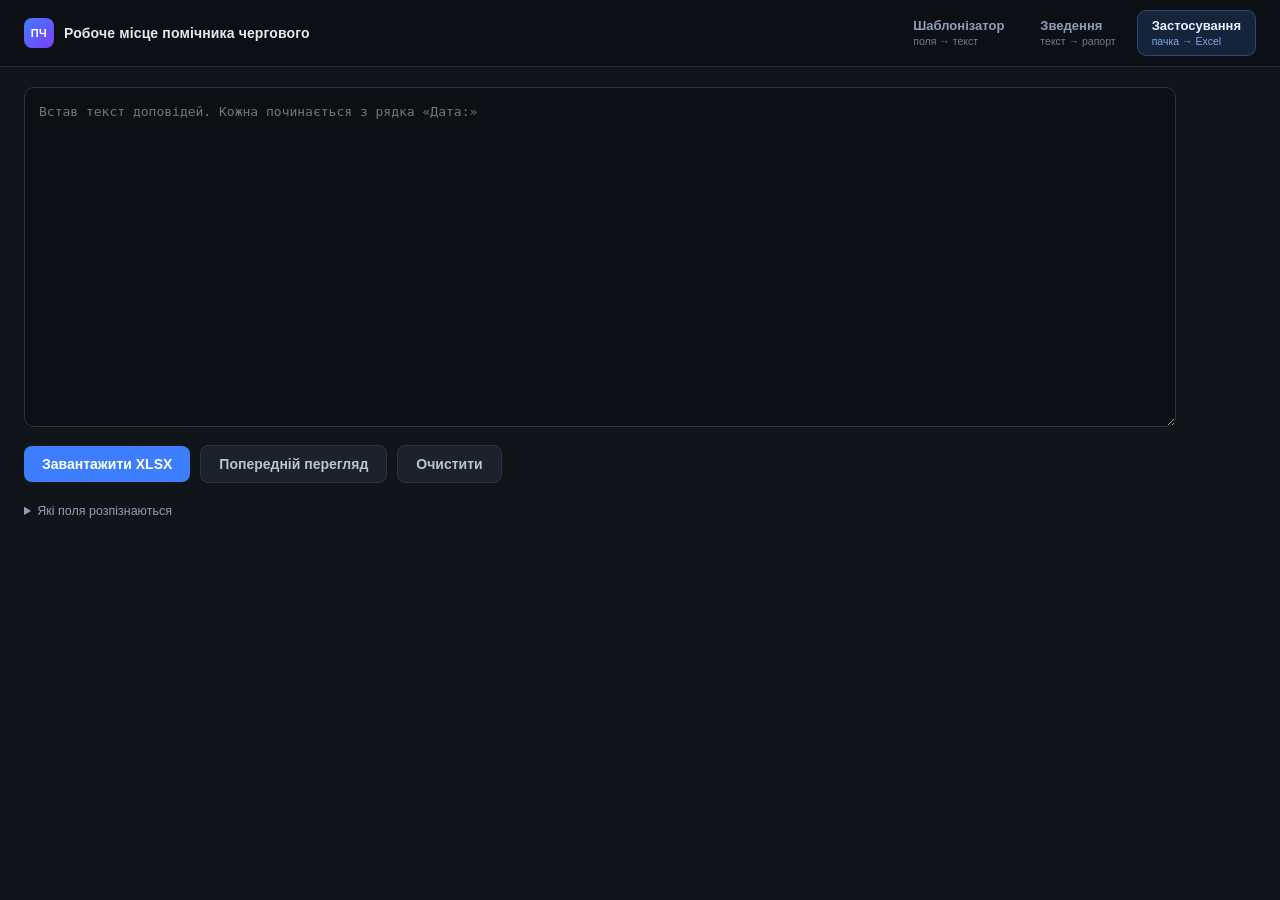
<file: index.html>
<!doctype html>
<html lang="uk">
<head>
<meta charset="utf-8">
<meta name="viewport" content="width=device-width, initial-scale=1">
<title>Застосування → Excel</title>
<link rel="stylesheet" href="style.css">
<link rel="stylesheet" href="shell.css">
</head>
<body>
<main>
  <label class="sr-only" for="t">Текст доповідей</label>
  <textarea id="t" spellcheck="false"
    placeholder="Встав текст доповідей. Кожна починається з рядка «Дата:»"></textarea>

  <div class="row">
    <button type="button" id="go">Завантажити XLSX</button>
    <button type="button" class="ghost" id="prev">Попередній перегляд</button>
    <button type="button" class="ghost" id="clr">Очистити</button>
    <span class="status" id="s" role="status"></span>
  </div>

  <details class="hint">
    <summary>Які поля розпізнаються</summary>
    <p>
      Нова доповідь починається з рядка, що містить ключ <code>Дата</code>.
      Далі — рядки виду <code>Ключ: значення</code> у будь-якому порядку.
    </p>
    <p>
      Поля: <code>Дата</code>, <code>Час</code>, <code>№ цілі</code>,
      <code>Результат</code>, <code>Н.П.</code>, <code>Обл.</code>,
      <code>Підрозділ</code>, <code>Позивний</code>, <code>Зброя</code>,
      <code>Висота</code>, <code>Опис</code>, <code>Коментар</code>.
    </p>
    <p>
      Рядки обліку боєприпасів:
      <code>Набій &lt;калібр&gt; мм (&lt;платформа&gt;) - &lt;кількість&gt;</code>
    </p>
    <p class="note">
      Обробка відбувається повністю у твоєму браузері. Дані нікуди не надсилаються.
    </p>
  </details>

  <div id="out"></div>
</main>

<script src="app.js"></script>
<script src="shell.js"></script>
<script>initShell({ active: 'excel' });</script>
</body>
</html>
</file>
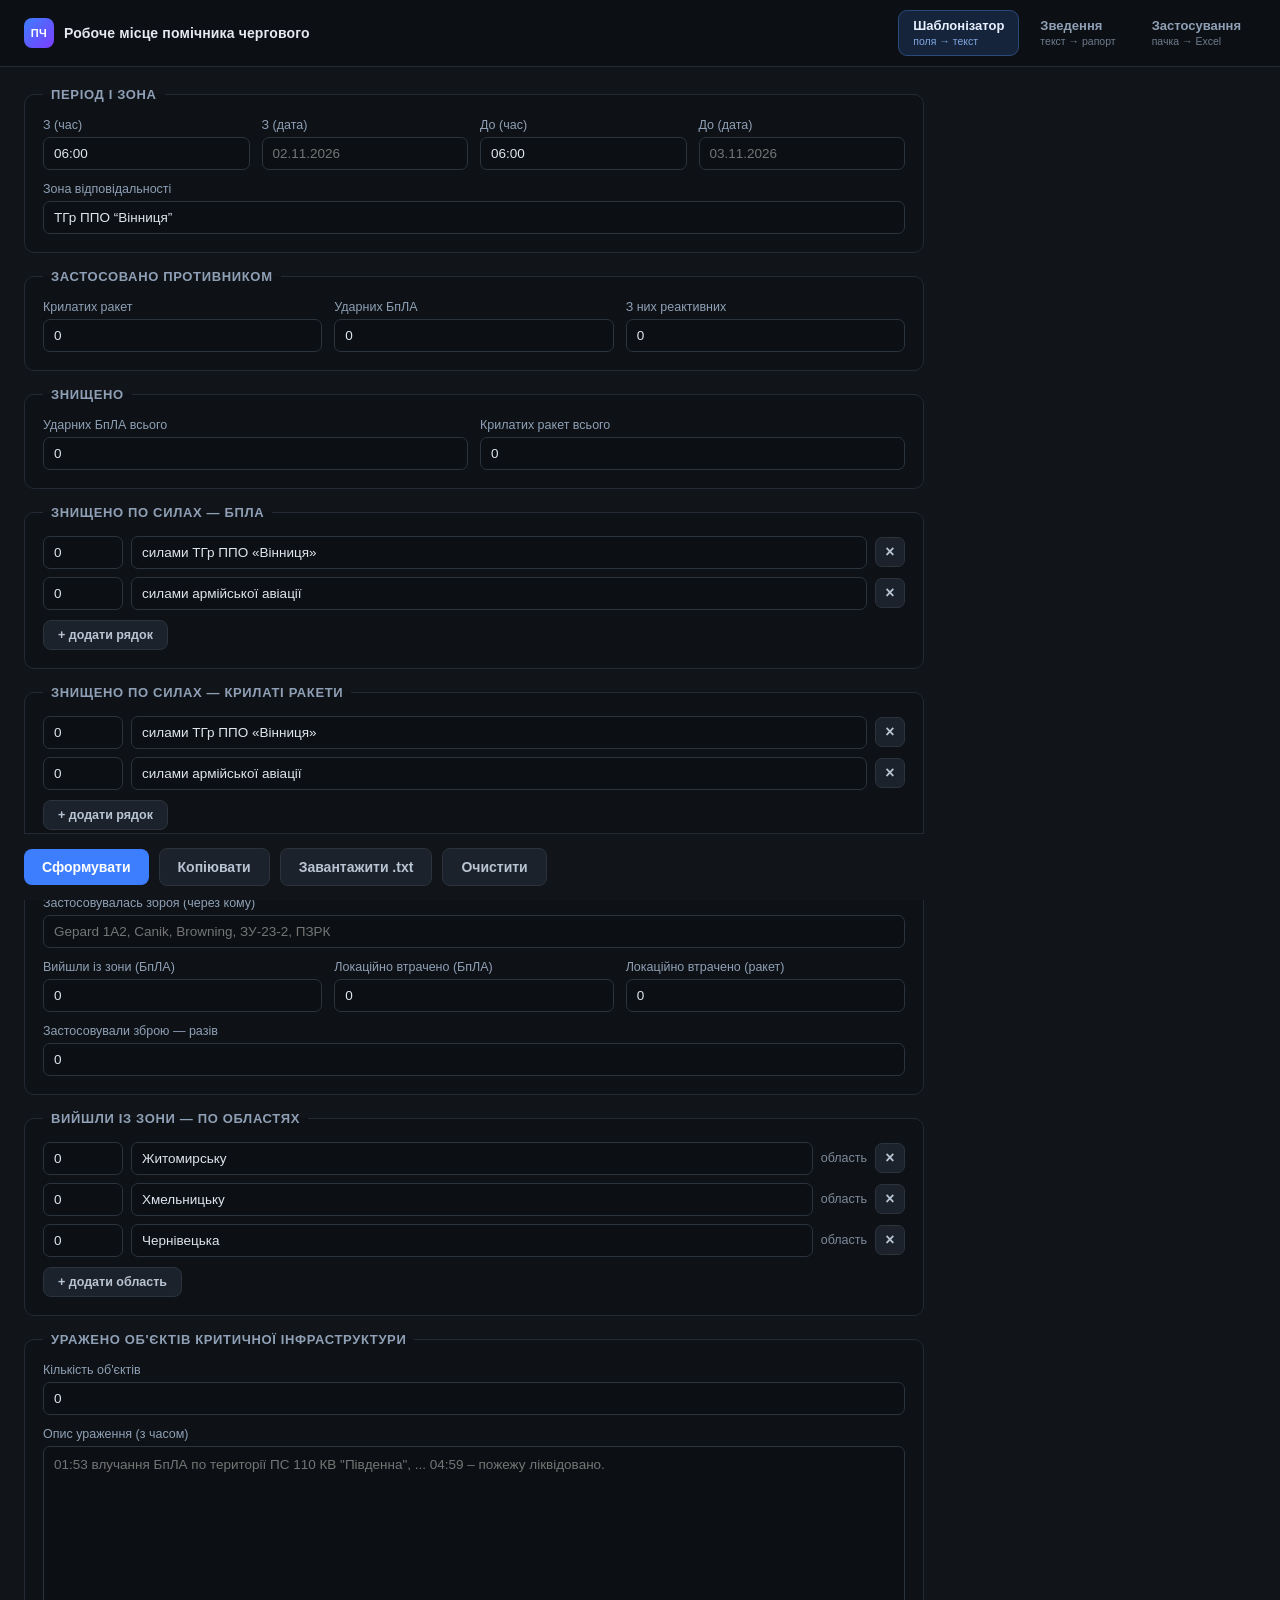
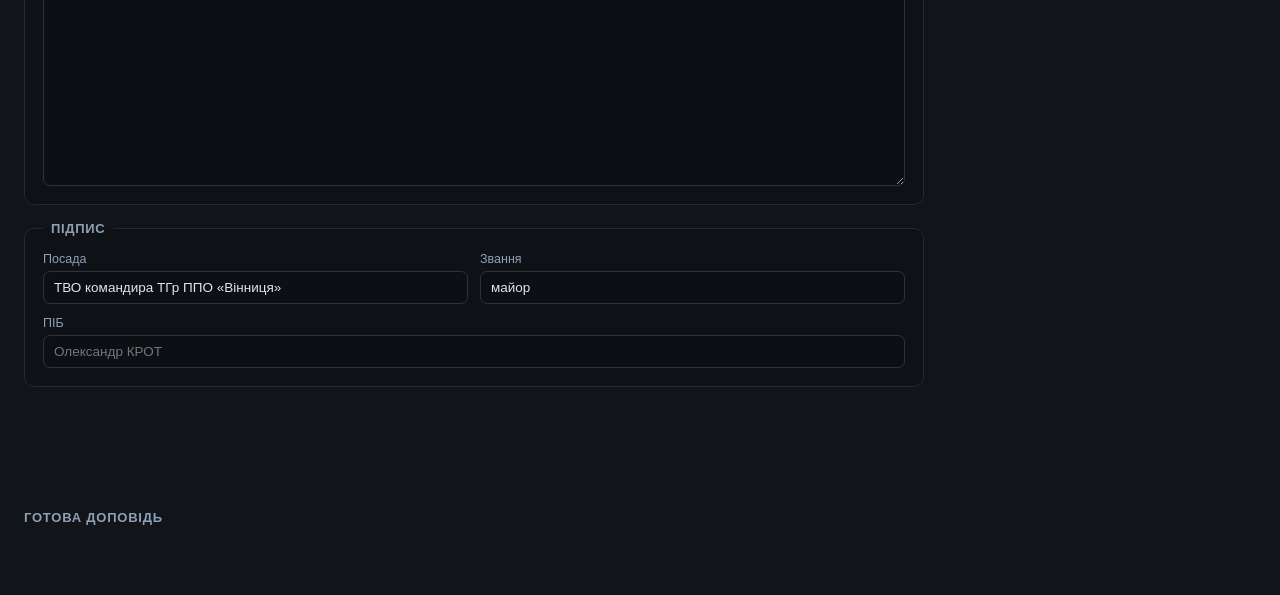
<file: form.html>
<!doctype html>
<html lang="uk">
<head>
<meta charset="utf-8">
<meta name="viewport" content="width=device-width, initial-scale=1">
<title>Шаблонізатор доповіді</title>
<link rel="stylesheet" href="style.css">
<link rel="stylesheet" href="shell.css">
<link rel="stylesheet" href="summary.css">
<link rel="stylesheet" href="form.css">
</head>
<body>
<main>
  <form id="f" class="form" autocomplete="off">

    <fieldset>
      <legend>Період і зона</legend>
      <div class="grid-4">
        <label>З (час)<input name="from_time" placeholder="06:00" value="06:00" required></label>
        <label>З (дата)<input name="from_date" placeholder="02.11.2026" required></label>
        <label>До (час)<input name="to_time" placeholder="06:00" value="06:00" required></label>
        <label>До (дата)<input name="to_date" placeholder="03.11.2026" required></label>
      </div>
      <label class="mt">Зона відповідальності
        <input name="zone" placeholder="ТГр ППО “Вінниця”" value="ТГр ППО “Вінниця”" required>
      </label>
    </fieldset>

    <fieldset>
      <legend>Застосовано противником</legend>
      <div class="grid-3">
        <label>Крилатих ракет<input name="applied_cruise" type="number" min="0" value="0"></label>
        <label>Ударних БпЛА<input name="applied_uav" type="number" min="0" value="0"></label>
        <label>З них реактивних<input name="applied_uav_reactive" type="number" min="0" value="0"></label>
      </div>
    </fieldset>

    <fieldset>
      <legend>Знищено</legend>
      <div class="grid-2">
        <label>Ударних БпЛА всього<input name="destroyed_uav" type="number" min="0" value="0"></label>
        <label>Крилатих ракет всього<input name="destroyed_cruise" type="number" min="0" value="0"></label>
      </div>
    </fieldset>

    <fieldset>
      <legend>Знищено по силах — БпЛА</legend>
      <div id="uav_forces" class="rows"></div>
      <button type="button" class="ghost small" data-add="uav_forces">+ додати рядок</button>
    </fieldset>

    <fieldset>
      <legend>Знищено по силах — крилаті ракети</legend>
      <div id="cr_forces" class="rows"></div>
      <button type="button" class="ghost small" data-add="cr_forces">+ додати рядок</button>
    </fieldset>

    <fieldset>
      <legend>Зброя та інше</legend>
      <label>Застосовувалась зброя (через кому)
        <input name="weapons" placeholder="Gepard 1A2, Canik, Browning, ЗУ-23-2, ПЗРК">
      </label>
      <div class="grid-3 mt">
        <label>Вийшли із зони (БпЛА)<input name="left_total" type="number" min="0" value="0"></label>
        <label>Локаційно втрачено (БпЛА)<input name="lost_uav" type="number" min="0" value="0"></label>
        <label>Локаційно втрачено (ракет)<input name="lost_cruise" type="number" min="0" value="0"></label>
      </div>
      <label class="mt">Застосовували зброю — разів
        <input name="weapon_uses" type="number" min="0" value="0">
      </label>
    </fieldset>

    <fieldset>
      <legend>Вийшли із зони — по областях</legend>
      <div id="left_regions" class="rows"></div>
      <button type="button" class="ghost small" data-add="left_regions">+ додати область</button>
    </fieldset>

    <fieldset>
      <legend>Уражено об'єктів критичної інфраструктури</legend>
      <label>Кількість об'єктів<input name="ci_count" type="number" min="0" value="0"></label>
      <div class="mt">
        <label>Опис ураження (з часом)
          <textarea name="ci_text" rows="4" placeholder="01:53 влучання БпЛА по території ПС 110 КВ &quot;Південна&quot;, ... 04:59 – пожежу ліквідовано."></textarea>
        </label>
      </div>
    </fieldset>

    <fieldset>
      <legend>Підпис</legend>
      <div class="grid-2">
        <label>Посада<input name="signer_role" value="ТВО командира ТГр ППО «Вінниця»"></label>
        <label>Звання<input name="signer_rank" value="майор"></label>
      </div>
      <label class="mt">ПІБ<input name="signer_name" placeholder="Олександр КРОТ"></label>
    </fieldset>

    <div class="row sticky-row">
      <button type="button" id="build">Сформувати</button>
      <button type="button" class="ghost" id="copy">Копіювати</button>
      <button type="button" class="ghost" id="dl">Завантажити .txt</button>
      <button type="reset" class="ghost" id="reset">Очистити</button>
      <span class="status" id="status" role="status"></span>
    </div>
  </form>

  <h2 class="out-title">Готова доповідь</h2>
  <pre id="out" class="report"></pre>
</main>

<script src="builder.js"></script>
<script src="shell.js"></script>
<script>initShell({ active: 'form' });</script>
</body>
</html>
</file>
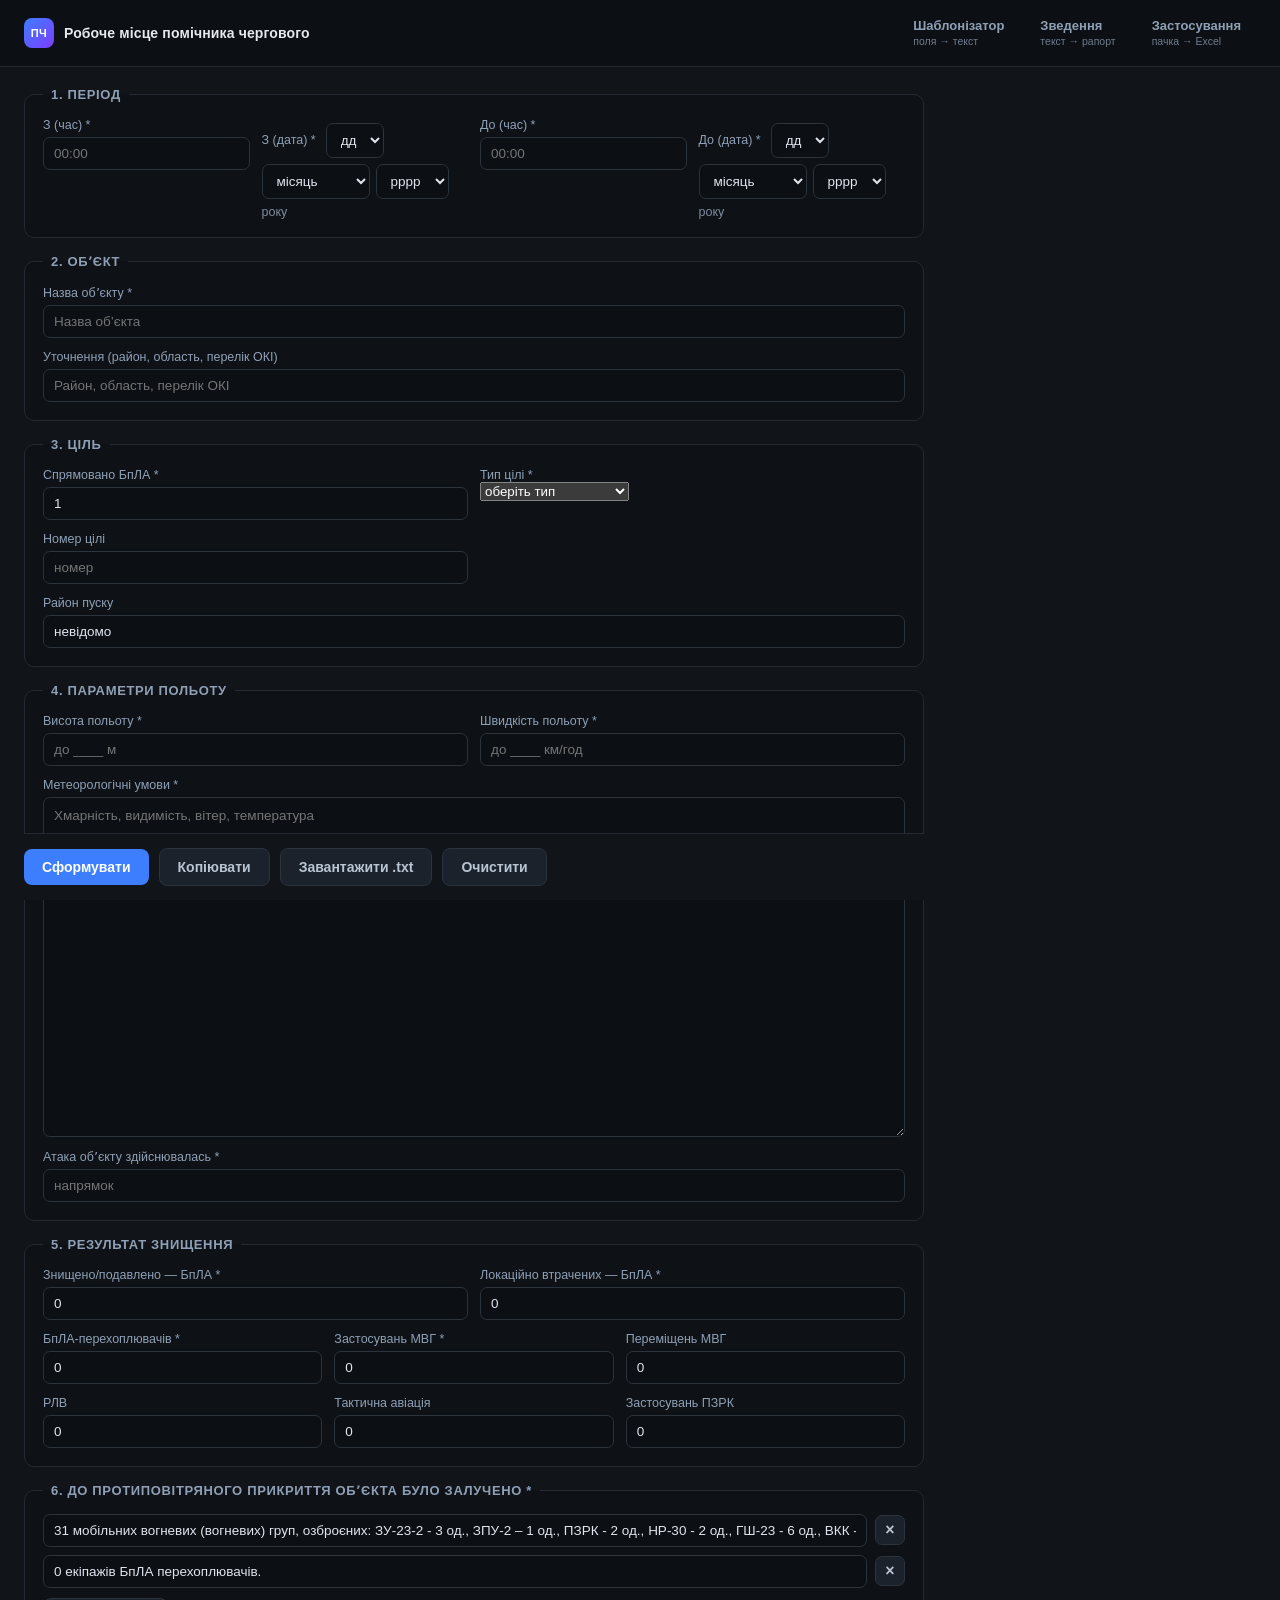
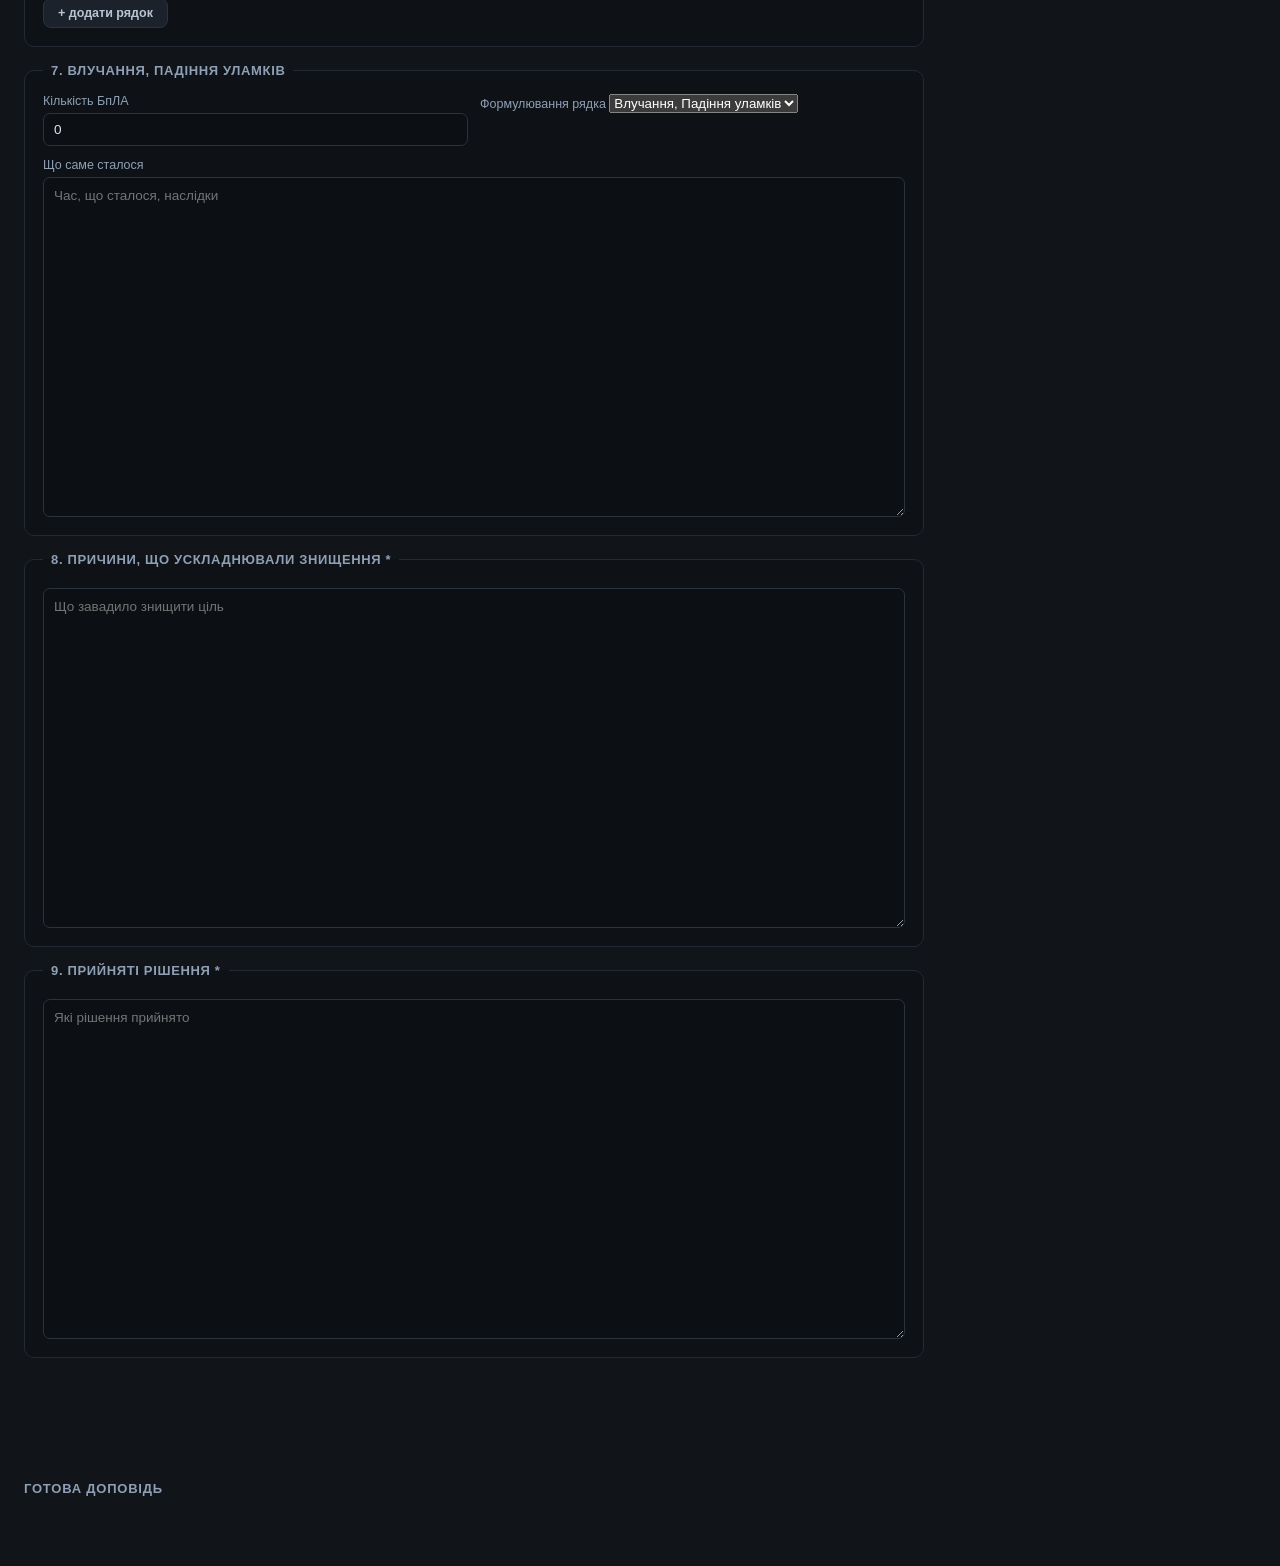
<file: hit.html>
<!doctype html>
<html lang="uk">
<head>
<meta charset="utf-8">
<meta name="viewport" content="width=device-width, initial-scale=1">
<title>Доповідь про влучання</title>
<link rel="stylesheet" href="style.css">
<link rel="stylesheet" href="shell.css">
<link rel="stylesheet" href="summary.css">
<link rel="stylesheet" href="form.css">
</head>
<body>
<main>
  <form id="f" class="form" autocomplete="off">

    <fieldset>
      <legend>1. Період</legend>
      <div class="grid-4">
        <label>З (час) *<input name="from_time" placeholder="00:00" required></label>
        <div class="dateline">
          <span class="dl-label">З (дата) *</span>
          <select name="from_day" required><option value="">дд</option><option value="01">01</option><option value="02">02</option><option value="03">03</option><option value="04">04</option><option value="05">05</option><option value="06">06</option><option value="07">07</option><option value="08">08</option><option value="09">09</option><option value="10">10</option><option value="11">11</option><option value="12">12</option><option value="13">13</option><option value="14">14</option><option value="15">15</option><option value="16">16</option><option value="17">17</option><option value="18">18</option><option value="19">19</option><option value="20">20</option><option value="21">21</option><option value="22">22</option><option value="23">23</option><option value="24">24</option><option value="25">25</option><option value="26">26</option><option value="27">27</option><option value="28">28</option><option value="29">29</option><option value="30">30</option><option value="31">31</option></select>
          <select name="from_month" required><option value="">місяць</option><option value="1">січня</option><option value="2">лютого</option><option value="3">березня</option><option value="4">квітня</option><option value="5">травня</option><option value="6">червня</option><option value="7">липня</option><option value="8">серпня</option><option value="9">вересня</option><option value="10">жовтня</option><option value="11">листопада</option><option value="12">грудня</option></select>
          <select name="from_year" required><option value="">рррр</option><option>2025</option><option>2026</option><option>2027</option></select>
          <span class="dl-suffix">року</span>
        </div>
        <label>До (час) *<input name="to_time" placeholder="00:00" required></label>
        <div class="dateline">
          <span class="dl-label">До (дата) *</span>
          <select name="to_day" required><option value="">дд</option><option value="01">01</option><option value="02">02</option><option value="03">03</option><option value="04">04</option><option value="05">05</option><option value="06">06</option><option value="07">07</option><option value="08">08</option><option value="09">09</option><option value="10">10</option><option value="11">11</option><option value="12">12</option><option value="13">13</option><option value="14">14</option><option value="15">15</option><option value="16">16</option><option value="17">17</option><option value="18">18</option><option value="19">19</option><option value="20">20</option><option value="21">21</option><option value="22">22</option><option value="23">23</option><option value="24">24</option><option value="25">25</option><option value="26">26</option><option value="27">27</option><option value="28">28</option><option value="29">29</option><option value="30">30</option><option value="31">31</option></select>
          <select name="to_month" required><option value="">місяць</option><option value="1">січня</option><option value="2">лютого</option><option value="3">березня</option><option value="4">квітня</option><option value="5">травня</option><option value="6">червня</option><option value="7">липня</option><option value="8">серпня</option><option value="9">вересня</option><option value="10">жовтня</option><option value="11">листопада</option><option value="12">грудня</option></select>
          <select name="to_year" required><option value="">рррр</option><option>2025</option><option>2026</option><option>2027</option></select>
          <span class="dl-suffix">року</span>
        </div>
      </div>
    </fieldset>

    <fieldset>
      <legend>2. Обʼєкт</legend>
      <label>Назва обʼєкту *<input name="object" placeholder="Назва об’єкта" required></label>
      <label class="mt">Уточнення (район, область, перелік ОКІ)
        <input name="object_note" placeholder="Район, область, перелік ОКІ">
      </label>
    </fieldset>

    <fieldset>
      <legend>3. Ціль</legend>
      <div class="grid-2">
        <label>Спрямовано БпЛА *<input name="target_count" type="number" min="0" value="1" required></label>
        <div>
          <label>Тип цілі *</label>
          <select name="target_type" required>
            <option value="">оберіть тип</option>
              <option value="Герань">Герань</option>
              <option value="Герань (реактивний)">Герань (реактивний)</option>
              <option value="Гербера">Гербера</option>
              <option value="Пародія">Пародія</option>
              <option value="Ланцет">Ланцет</option>
              <option value="Бандероль">Бандероль</option>
              <option value="Шахед-136">Шахед-136</option>
              <option value="Шахед-131">Шахед-131</option>
              <option value="Крилата ракета">Крилата ракета</option>
              <option value="Невідомий">Невідомий</option>
          </select>
        </div>
        <div>
          <label>Номер цілі</label>
          <input name="target_no" placeholder="номер">
        </div>
      </div>
      <label class="mt">Район пуску
        <input name="launch_area" placeholder="невідомо" value="невідомо">
      </label>
    </fieldset>

    <fieldset>
      <legend>4. Параметри польоту</legend>
      <div class="grid-2">
        <label>Висота польоту *<input name="altitude" placeholder="до ____ м" required></label>
        <label>Швидкість польоту *<input name="speed" placeholder="до ____ км/год" required></label>
      </div>
      <label class="mt">Метеорологічні умови *
        <textarea name="weather" rows="3" required
          placeholder="Хмарність, видимість, вітер, температура"></textarea>
      </label>
      <label class="mt">Атака обʼєкту здійснювалась *
        <input name="attack_dir" placeholder="напрямок" required>
      </label>
    </fieldset>

    <fieldset>
      <legend>5. Результат знищення</legend>
      <div class="grid-2">
        <label>Знищено/подавлено — БпЛА *<input name="destroyed" type="number" min="0" value="0" required></label>
        <label>Локаційно втрачених — БпЛА *<input name="lost" type="number" min="0" value="0" required></label>
      </div>
      <div class="grid-3 mt">
        <label>БпЛА-перехоплювачів *<input name="interceptors" type="number" min="0" value="0" required></label>
        <label>Застосувань МВГ *<input name="mvg" type="number" min="0" value="0" required></label>
        <label>Переміщень МВГ<input name="mvg_moves" type="number" min="0" value="0"></label>
      </div>
      <div class="grid-3 mt">
        <label>РЛВ<input name="rlv" type="number" min="0" value="0"></label>
        <label>Тактична авіація<input name="aviation" type="number" min="0" value="0"></label>
        <label>Застосувань ПЗРК<input name="manpads" type="number" min="0" value="0"></label>
      </div>
    </fieldset>

    <fieldset>
      <legend>6. До протиповітряного прикриття обʼєкта було залучено *</legend>
      <div id="forces" class="rows"></div>
      <button type="button" class="ghost small" data-add="forces">+ додати рядок</button>
    </fieldset>

    <fieldset>
      <legend>7. Влучання, падіння уламків</legend>
      <div class="grid-2">
        <label>Кількість БпЛА<input name="hits" type="number" min="0" value="0"></label>
        <label>Формулювання рядка
          <select name="hits_label">
            <option value="Влучання, Падіння уламків">Влучання, Падіння уламків</option>
            <option value="Влучання">Влучання</option>
            <option value="Падіння уламків">Падіння уламків</option>
          </select>
        </label>
      </div>
      <label class="mt">Що саме сталося
        <textarea name="hits_text" rows="3"
          placeholder="Час, що сталося, наслідки"></textarea>
      </label>
    </fieldset>

    <fieldset>
      <legend>8. Причини, що ускладнювали знищення *</legend>
      <textarea name="causes" rows="3" required
        placeholder="Що завадило знищити ціль"></textarea>
    </fieldset>

    <fieldset>
      <legend>9. Прийняті рішення *</legend>
      <textarea name="decisions" rows="3" required
        placeholder="Які рішення прийнято"></textarea>
    </fieldset>

    <div class="row sticky-row">
      <button type="button" id="build">Сформувати</button>
      <button type="button" class="ghost" id="copy">Копіювати</button>
      <button type="button" class="ghost" id="dl">Завантажити .txt</button>
      <button type="reset" class="ghost" id="reset">Очистити</button>
      <span class="status" id="status" role="status"></span>
    </div>
  </form>

  <h2 class="out-title">Готова доповідь</h2>
  <pre id="out" class="report"></pre>
</main>

<script src="hit.js"></script>
<script src="shell.js"></script>
<script>initShell({ active: 'hit' });</script>
</body>
</html>
</file>
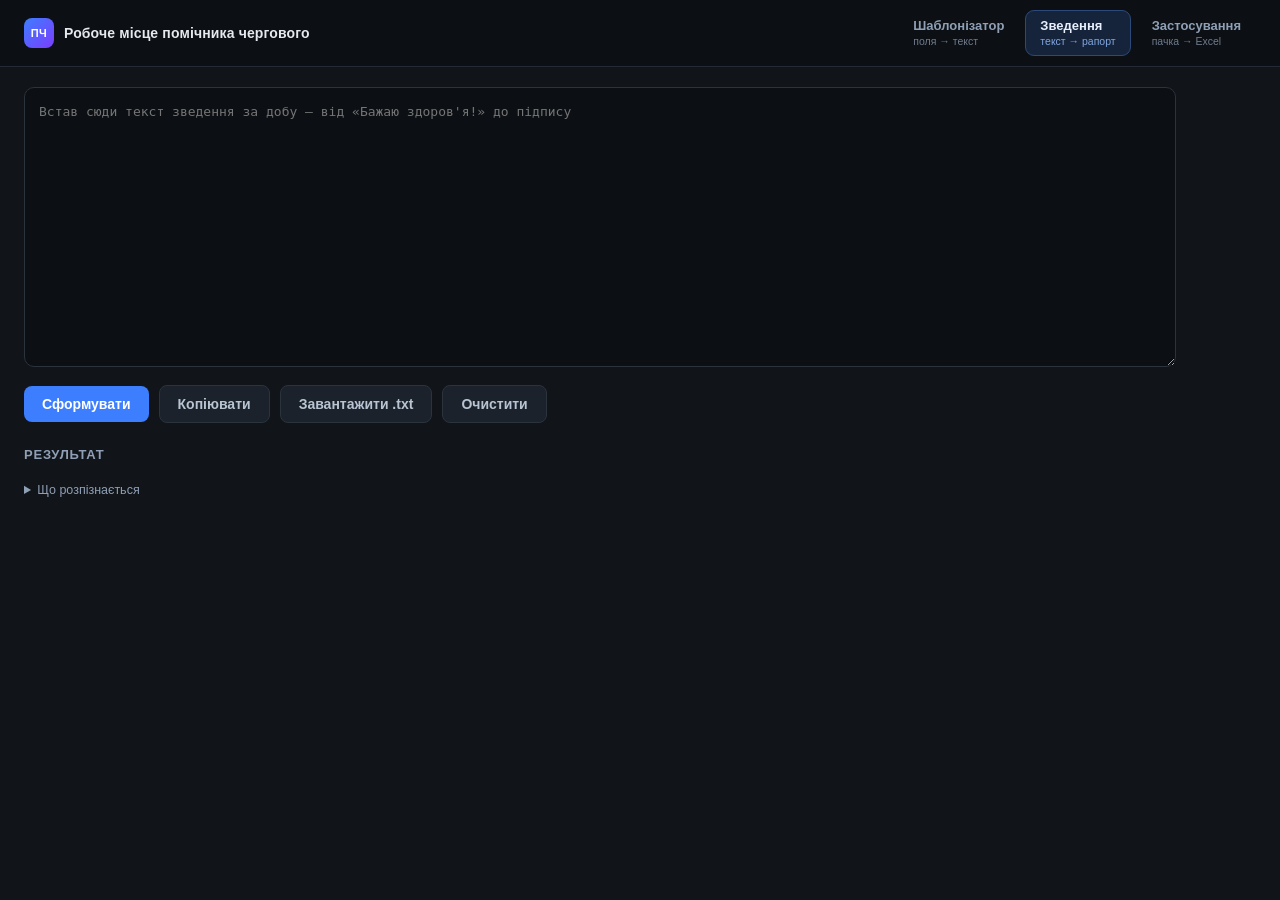
<file: summary.html>
<!doctype html>
<html lang="uk">
<head>
<meta charset="utf-8">
<meta name="viewport" content="width=device-width, initial-scale=1">
<title>Зведення → шаблон</title>
<link rel="stylesheet" href="style.css">
<link rel="stylesheet" href="shell.css">
<link rel="stylesheet" href="summary.css">
</head>
<body>
<main>
  <label class="sr-only" for="src">Текст зведення</label>
  <textarea id="src" spellcheck="false"
    placeholder="Встав сюди текст зведення за добу — від «Бажаю здоров'я!» до підпису"></textarea>

  <div class="row">
    <button type="button" id="run">Сформувати</button>
    <button type="button" class="ghost" id="copy">Копіювати</button>
    <button type="button" class="ghost" id="dl">Завантажити .txt</button>
    <button type="button" class="ghost" id="clr">Очистити</button>
    <span class="status" id="status" role="status"></span>
  </div>

  <p class="warn" id="warn"></p>

  <h2 class="out-title">Результат</h2>
  <pre id="report" class="report"></pre>

  <details class="hint">
    <summary>Що розпізнається</summary>
    <p>
      Період, зона відповідальності, застосовані засоби (ракети, БпЛА, реактивні),
      знищено з розподілом по силах, перелік зброї, вихід із зони по областях,
      локаційно втрачено, кількість застосувань, об'єкти критичної інфраструктури,
      підпис.
    </p>
    <p>
      Формулювання можуть відрізнятись: тире будь-яке, «крилатих»/«крилатихих»,
      числа цифрами або словами. Парсер не вигадує — якщо поля немає в тексті,
      ставить <code>--</code> і пише попередження.
    </p>
    <p class="note">
      Обробка повністю у твоєму браузері. Дані нікуди не надсилаються.
    </p>
  </details>
</main>

<script src="summary.js"></script>
<script src="shell.js"></script>
<script>initShell({ active: 'summary' });</script>
</body>
</html>
</file>
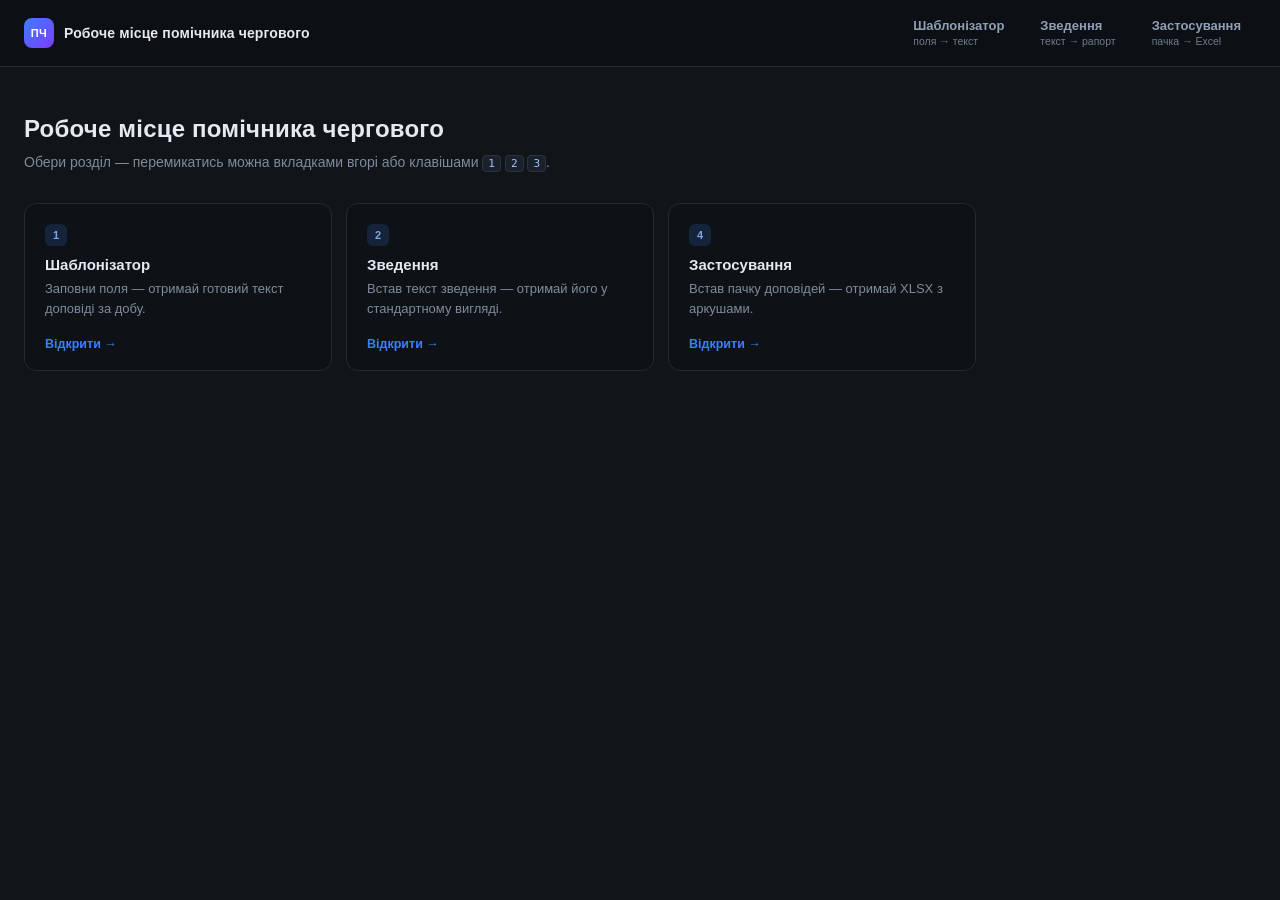
<file: workspace.html>
<!doctype html>
<html lang="uk">
<head>
<meta charset="utf-8">
<meta name="viewport" content="width=device-width, initial-scale=1">
<title>Робоче місце помічника чергового</title>
<link rel="stylesheet" href="style.css">
<link rel="stylesheet" href="shell.css">
<link rel="stylesheet" href="home.css">
</head>
<body>
<main class="home">
  <h1>Робоче місце помічника чергового</h1>
  <p class="lead">Обери розділ — перемикатись можна вкладками вгорі або клавішами <kbd>1</kbd> <kbd>2</kbd> <kbd>3</kbd>.</p>

  <div class="cards">
    <a class="card" href="form.html">
      <span class="card-num">1</span>
      <h2>Шаблонізатор</h2>
      <p>Заповни поля — отримай готовий текст доповіді за добу.</p>
      <span class="card-go">Відкрити →</span>
    </a>
    <a class="card" href="summary.html">
      <span class="card-num">2</span>
      <h2>Зведення</h2>
      <p>Встав текст зведення — отримай його у стандартному вигляді.</p>
      <span class="card-go">Відкрити →</span>
    </a>
    <a class="card" href="index.html">
      <span class="card-num">4</span>
      <h2>Застосування</h2>
      <p>Встав пачку доповідей — отримай XLSX з аркушами.</p>
      <span class="card-go">Відкрити →</span>
    </a>
  </div>
</main>

<script src="shell.js"></script>
<script>initShell({ active: '' });</script>
</body>
</html>
</file>
<file: style.css>
:root { color-scheme: dark; }

* { box-sizing: border-box; }

body {
  margin: 0;
  font-family: -apple-system, "Segoe UI", Roboto, sans-serif;
  background: #111418;
  color: #e6e9ef;
}

header {
  padding: 18px 24px;
  border-bottom: 1px solid #232a33;
  display: flex;
  align-items: baseline;
  gap: 14px;
  flex-wrap: wrap;
}

h1 { font-size: 17px; margin: 0; font-weight: 600; letter-spacing: .2px; }

.sub { color: #7f8b9c; font-size: 13px; }

main { padding: 20px 24px 60px; max-width: 1200px; }

textarea {
  width: 100%;
  min-height: 340px;
  padding: 14px;
  border-radius: 10px;
  border: 1px solid #2b333d;
  background: #0c0f13;
  color: #dfe5ee;
  font-family: ui-monospace, "SF Mono", Menlo, monospace;
  font-size: 13px;
  line-height: 1.55;
  resize: vertical;
}

textarea:focus { outline: none; border-color: #3d7eff; }

.row {
  display: flex;
  gap: 10px;
  align-items: center;
  margin-top: 14px;
  flex-wrap: wrap;
}

button {
  background: #3d7eff;
  color: #fff;
  border: 0;
  border-radius: 8px;
  padding: 10px 18px;
  font-size: 14px;
  font-weight: 600;
  cursor: pointer;
}

button:hover { background: #538cff; }

button.ghost {
  background: #1b222b;
  color: #b9c4d3;
  border: 1px solid #2b333d;
}

button.ghost:hover { background: #232c37; }

.status { font-size: 13px; color: #7f8b9c; }
.status.ok { color: #4ade80; }
.status.err { color: #f87171; }

table { border-collapse: collapse; width: 100%; margin-top: 18px; font-size: 12.5px; }

th, td {
  border-bottom: 1px solid #202832;
  padding: 7px 9px;
  text-align: left;
  vertical-align: top;
}

th { color: #8fa0b6; font-weight: 600; position: sticky; top: 0; background: #111418; }

td { color: #c9d3e0; }

.wrap {
  overflow: auto;
  max-height: 420px;
  border: 1px solid #202832;
  border-radius: 10px;
}

details.hint {
  margin-top: 18px;
  font-size: 12.5px;
  color: #6f7c8e;
  line-height: 1.65;
}

details.hint summary { cursor: pointer; color: #8fa0b6; }

details.hint p { margin: 8px 0; }

code {
  background: #1a212a;
  padding: 1px 5px;
  border-radius: 4px;
  font-size: 12px;
  color: #9ec1ff;
}

.note { color: #5d7a63; }

.sr-only {
  position: absolute;
  width: 1px; height: 1px;
  padding: 0; margin: -1px;
  overflow: hidden;
  clip: rect(0, 0, 0, 0);
  border: 0;
}
</file>
<file: shell.css>
/* Shell styles: top bar with tab navigation for the duty assistant workspace. */

.shell-bar {
  position: sticky;
  top: 0;
  z-index: 50;
  display: flex;
  align-items: center;
  gap: 20px;
  flex-wrap: wrap;
  padding: 10px 24px;
  background: #0c0f13;
  border-bottom: 1px solid #232a33;
  backdrop-filter: blur(8px);
}

.shell-brand {
  display: flex;
  align-items: center;
  gap: 10px;
  text-decoration: none;
  color: #e6e9ef;
  flex: 0 0 auto;
}

.shell-mark {
  display: grid;
  place-items: center;
  width: 30px;
  height: 30px;
  border-radius: 8px;
  background: linear-gradient(135deg, #3d7eff, #7c3dff);
  color: #fff;
  font-size: 11px;
  font-weight: 800;
  letter-spacing: .04em;
}

.shell-title {
  font-size: 14px;
  font-weight: 650;
  letter-spacing: .01em;
  white-space: nowrap;
}

.shell-tabs {
  display: flex;
  gap: 6px;
  flex-wrap: wrap;
  margin-left: auto;
}

.shell-tab {
  display: grid;
  gap: 1px;
  padding: 7px 14px;
  border-radius: 9px;
  border: 1px solid transparent;
  text-decoration: none;
  color: #8fa0b6;
  transition: background .15s, color .15s, border-color .15s;
}

.shell-tab:hover {
  background: #161c23;
  color: #c9d3e0;
}

.shell-tab.is-active {
  background: #16243b;
  border-color: #2b4a7a;
  color: #e8f0ff;
}

.tab-label {
  font-size: 13px;
  font-weight: 600;
  line-height: 1.25;
}

.tab-hint {
  font-size: 10.5px;
  color: #6f7c8e;
  line-height: 1.2;
}

.shell-tab.is-active .tab-hint { color: #7fa6e0; }

/* pages that include the shell keep their own header hidden */
body.has-shell > header { display: none; }

@media (max-width: 640px) {
  .shell-bar { gap: 10px; padding: 10px 14px; }
  .shell-title { font-size: 13px; white-space: normal; }
  .shell-tabs { width: 100%; margin-left: 0; }
  .shell-tab { flex: 1 1 auto; text-align: center; padding: 7px 8px; }
  .tab-hint { display: none; }
}
</file>
<file: summary.css>
/* Page-specific styles for the summary generator. */

textarea#src { min-height: 280px; }

.nav { margin-left: auto; font-size: 13px; }
.nav a { color: #8fa0b6; text-decoration: none; }
.nav a:hover { color: #e6e9ef; }

.warn { margin: 14px 0 0; font-size: 13px; color: #f87171; }
.warn:empty { display: none; }

.out-title {
  margin: 24px 0 10px;
  font-size: 13px;
  font-weight: 600;
  text-transform: uppercase;
  letter-spacing: .06em;
  color: #8fa0b6;
}

.report {
  margin: 0;
  padding: 20px 22px;
  border: 1px solid #202832;
  border-radius: 10px;
  background: #0c0f13;
  color: #dfe5ee;
  font-family: ui-monospace, "SF Mono", Menlo, monospace;
  font-size: 13px;
  line-height: 1.65;
  white-space: pre-wrap;
  word-break: break-word;
  min-height: 80px;
}

.report:empty { display: none; }
</file>
<file: form.css>
/* Styles for the report builder form. */

.form { display: grid; gap: 16px; max-width: 900px; }

fieldset {
  border: 1px solid #232a33;
  border-radius: 10px;
  padding: 16px 18px 18px;
  margin: 0;
  background: #0e1216;
}

legend {
  padding: 0 8px;
  font-size: 13px;
  font-weight: 600;
  color: #8fa0b6;
  text-transform: uppercase;
  letter-spacing: .05em;
}

label {
  display: block;
  font-size: 12.5px;
  color: #8fa0b6;
}

label.mt { margin-top: 12px; }

input, textarea {
  display: block;
  width: 100%;
  margin-top: 5px;
  padding: 8px 10px;
  border-radius: 7px;
  border: 1px solid #2b333d;
  background: #0c0f13;
  color: #dfe5ee;
  font-size: 13.5px;
  font-family: inherit;
}

input:focus, textarea:focus { outline: none; border-color: #3d7eff; }

textarea { resize: vertical; line-height: 1.55; }

.grid-2, .grid-3, .grid-4 { display: grid; gap: 12px; }
.grid-2 { grid-template-columns: repeat(2, minmax(0, 1fr)); }
.grid-3 { grid-template-columns: repeat(3, minmax(0, 1fr)); }
.grid-4 { grid-template-columns: repeat(4, minmax(0, 1fr)); }

@media (max-width: 720px) {
  .grid-2, .grid-3, .grid-4 { grid-template-columns: 1fr; }
}

.mt { margin-top: 12px; }

.rows { display: grid; gap: 8px; margin-bottom: 10px; }

.rowline {
  display: flex;
  gap: 8px;
  align-items: center;
}

.rowline input { margin-top: 0; }

.w-num { width: 80px; flex: 0 0 80px; }
.grow { flex: 1 1 auto; min-width: 0; }

.unit { font-size: 12.5px; color: #7f8b9c; }

.del {
  flex: 0 0 auto;
  width: 30px;
  height: 30px;
  padding: 0;
  background: #1b222b;
  color: #b9c4d3;
  border: 1px solid #2b333d;
  border-radius: 7px;
  font-size: 16px;
  line-height: 1;
}

.del:hover { background: #2a1b1b; color: #f87171; border-color: #4a2b2b; }

button.small {
  padding: 7px 14px;
  font-size: 12.5px;
  font-weight: 600;
}

.sticky-row {
  position: sticky;
  bottom: 0;
  background: #111418;
  padding: 14px 0;
  border-top: 1px solid #232a33;
  z-index: 5;
}

.out-title {
  margin: 26px 0 10px;
  font-size: 13px;
  font-weight: 600;
  text-transform: uppercase;
  letter-spacing: .06em;
  color: #8fa0b6;
}

.report {
  margin: 0;
  padding: 20px 22px;
  border: 1px solid #202832;
  border-radius: 10px;
  background: #0c0f13;
  color: #dfe5ee;
  font-family: ui-monospace, "SF Mono", Menlo, monospace;
  font-size: 13px;
  line-height: 1.65;
  white-space: pre-wrap;
  word-break: break-word;
  min-height: 80px;
}

.report:empty { display: none; }

.nav { display: flex; gap: 14px; }
/* Strict date input: day / month / year selects forming "02 листопада 2026 року" */
.dateline {
  display: flex;
  align-items: center;
  gap: 6px;
  margin-top: 5px;
  flex-wrap: wrap;
}

.dateline select {
  width: auto;
  margin-top: 0;
  padding: 8px 10px;
  border-radius: 7px;
  border: 1px solid #2b333d;
  background: #0c0f13;
  color: #dfe5ee;
  font-size: 13.5px;
  font-family: inherit;
}

.dateline select:focus { outline: none; border-color: #3d7eff; }

.dl-label { font-size: 12.5px; color: #8fa0b6; margin-right: 4px; }
.dl-suffix { font-size: 12.5px; color: #7f8b9c; }
</file>
<file: home.css>
/* Entry page: three cards linking to the workspace sections. */

.home { max-width: 1000px; padding: 48px 24px 60px; }
.home h1 { font-size: 24px; margin: 0 0 8px; font-weight: 650; }
.lead { color: #7f8b9c; font-size: 14px; margin: 0 0 30px; line-height: 1.6; }

kbd {
  background: #1a212a;
  border: 1px solid #2b333d;
  border-radius: 4px;
  padding: 1px 5px;
  font-size: 11px;
  font-family: ui-monospace, Menlo, monospace;
  color: #9ec1ff;
}

.cards { display: grid; gap: 14px; grid-template-columns: repeat(auto-fit, minmax(240px, 1fr)); }

.card {
  position: relative;
  display: block;
  padding: 20px 20px 18px;
  border: 1px solid #232a33;
  border-radius: 12px;
  background: #0e1216;
  text-decoration: none;
  color: #e6e9ef;
  transition: border-color .15s, background .15s, transform .15s;
}

.card:hover { border-color: #3d7eff; background: #101721; transform: translateY(-1px); }

.card h2 { font-size: 15px; margin: 0 0 6px; font-weight: 650; }
.card p { font-size: 13px; color: #7f8b9c; margin: 0 0 14px; line-height: 1.55; }

.card-num {
  display: inline-grid;
  place-items: center;
  width: 22px; height: 22px;
  border-radius: 6px;
  background: #16243b;
  color: #7fa6e0;
  font-size: 11px;
  font-weight: 700;
  margin-bottom: 10px;
}

.card-go { font-size: 12.5px; font-weight: 600; color: #3d7eff; }
</file>
